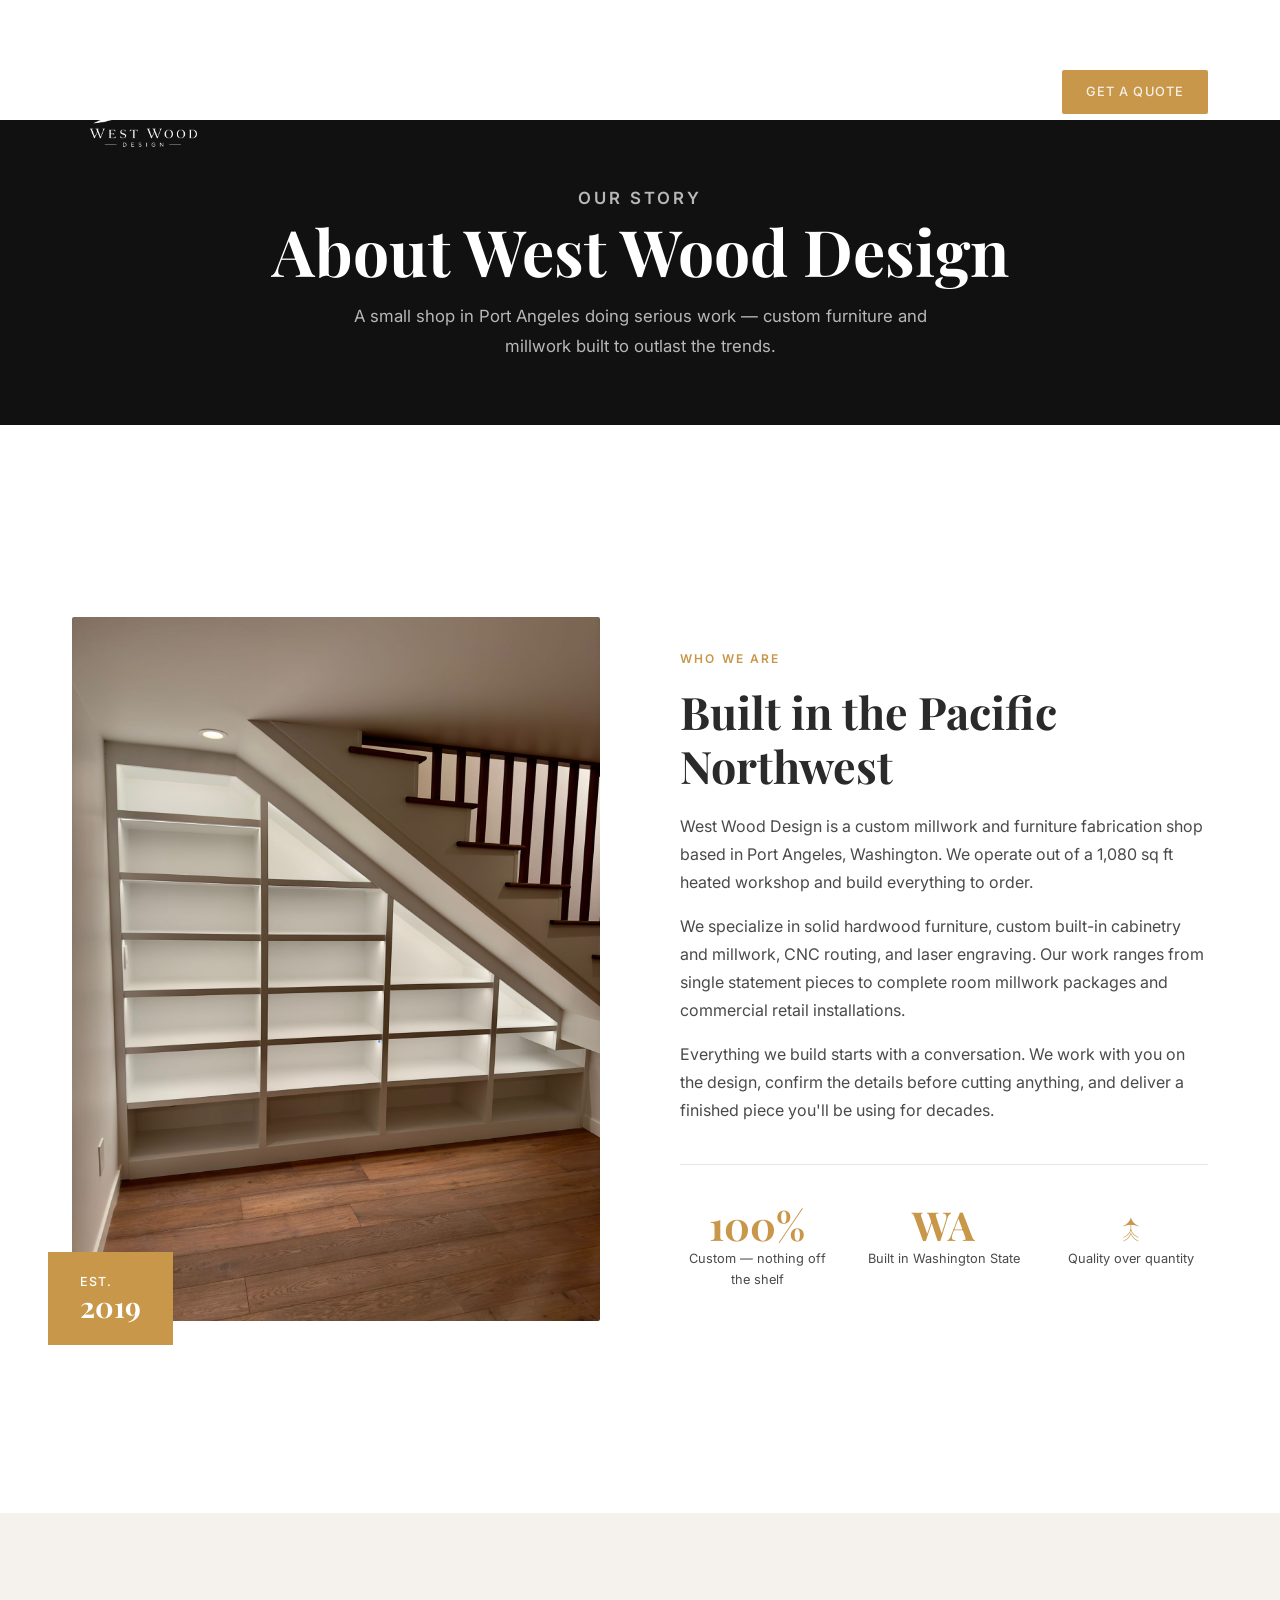
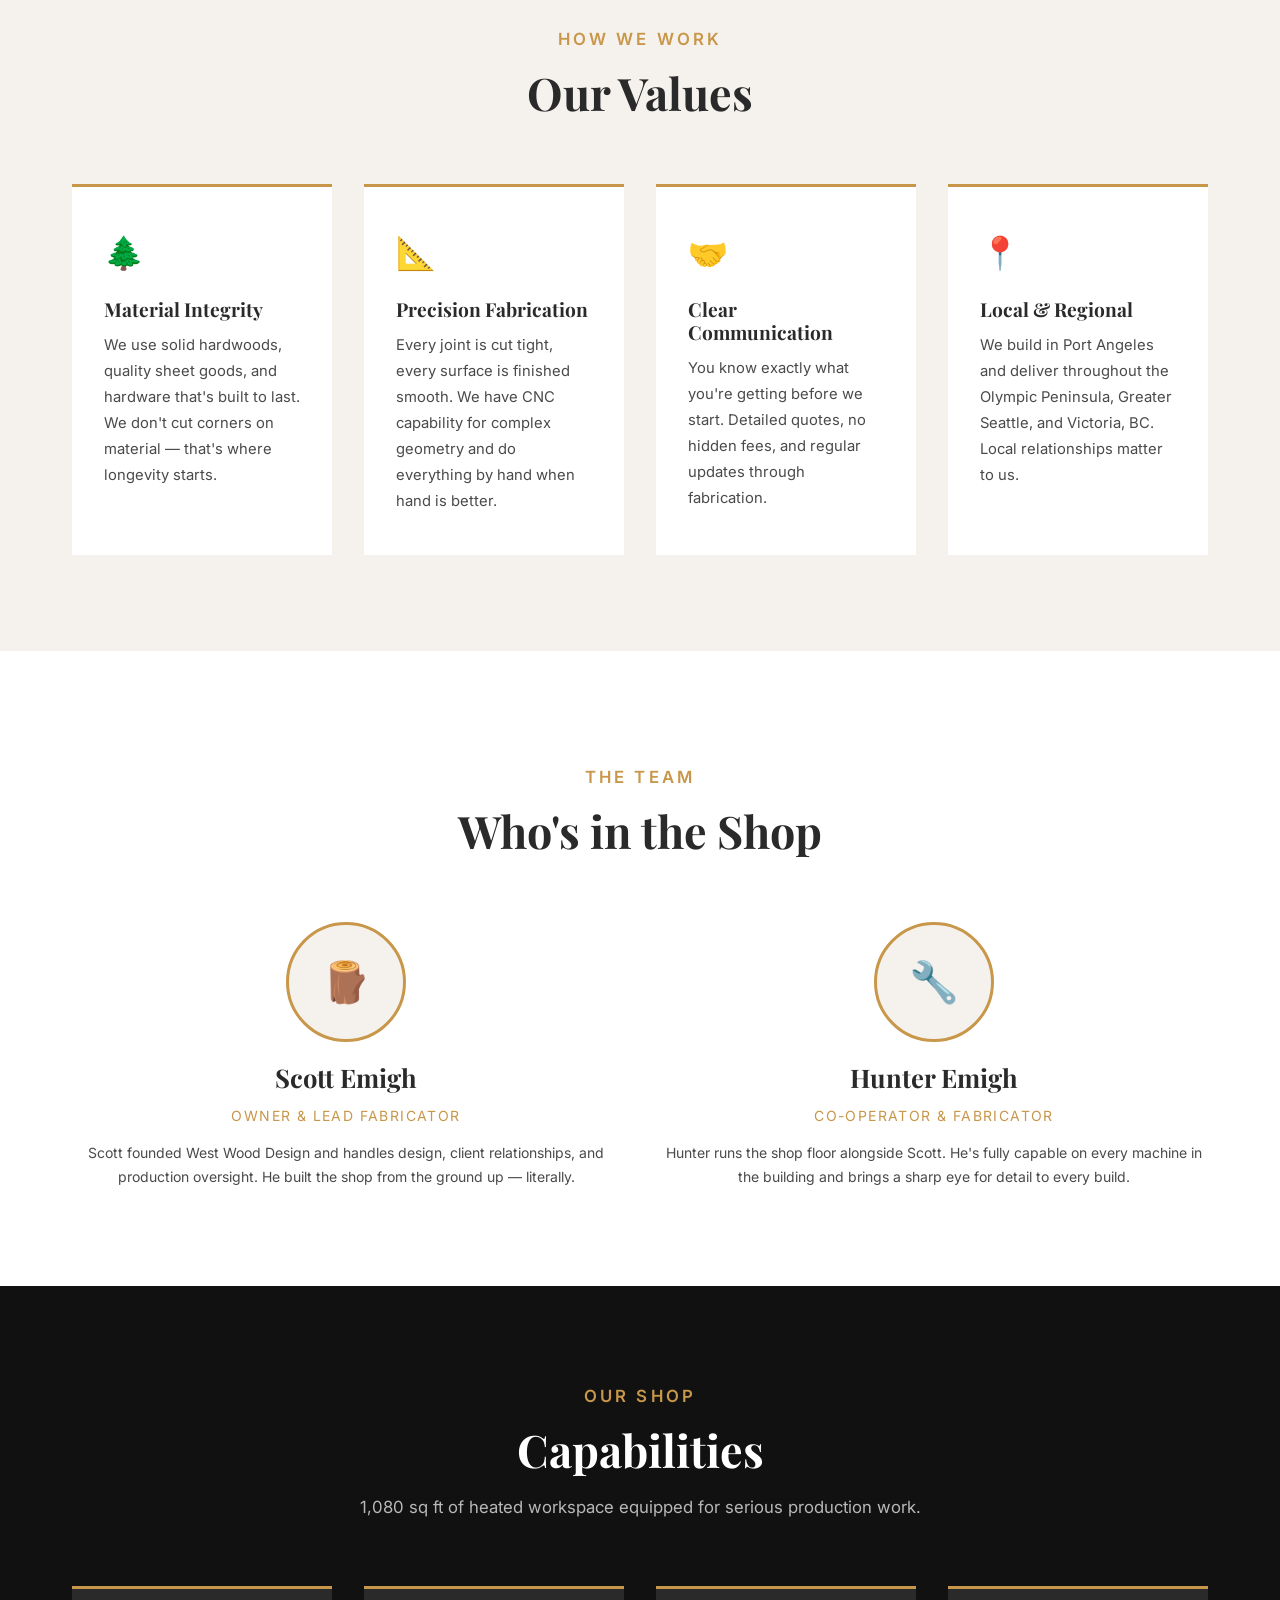
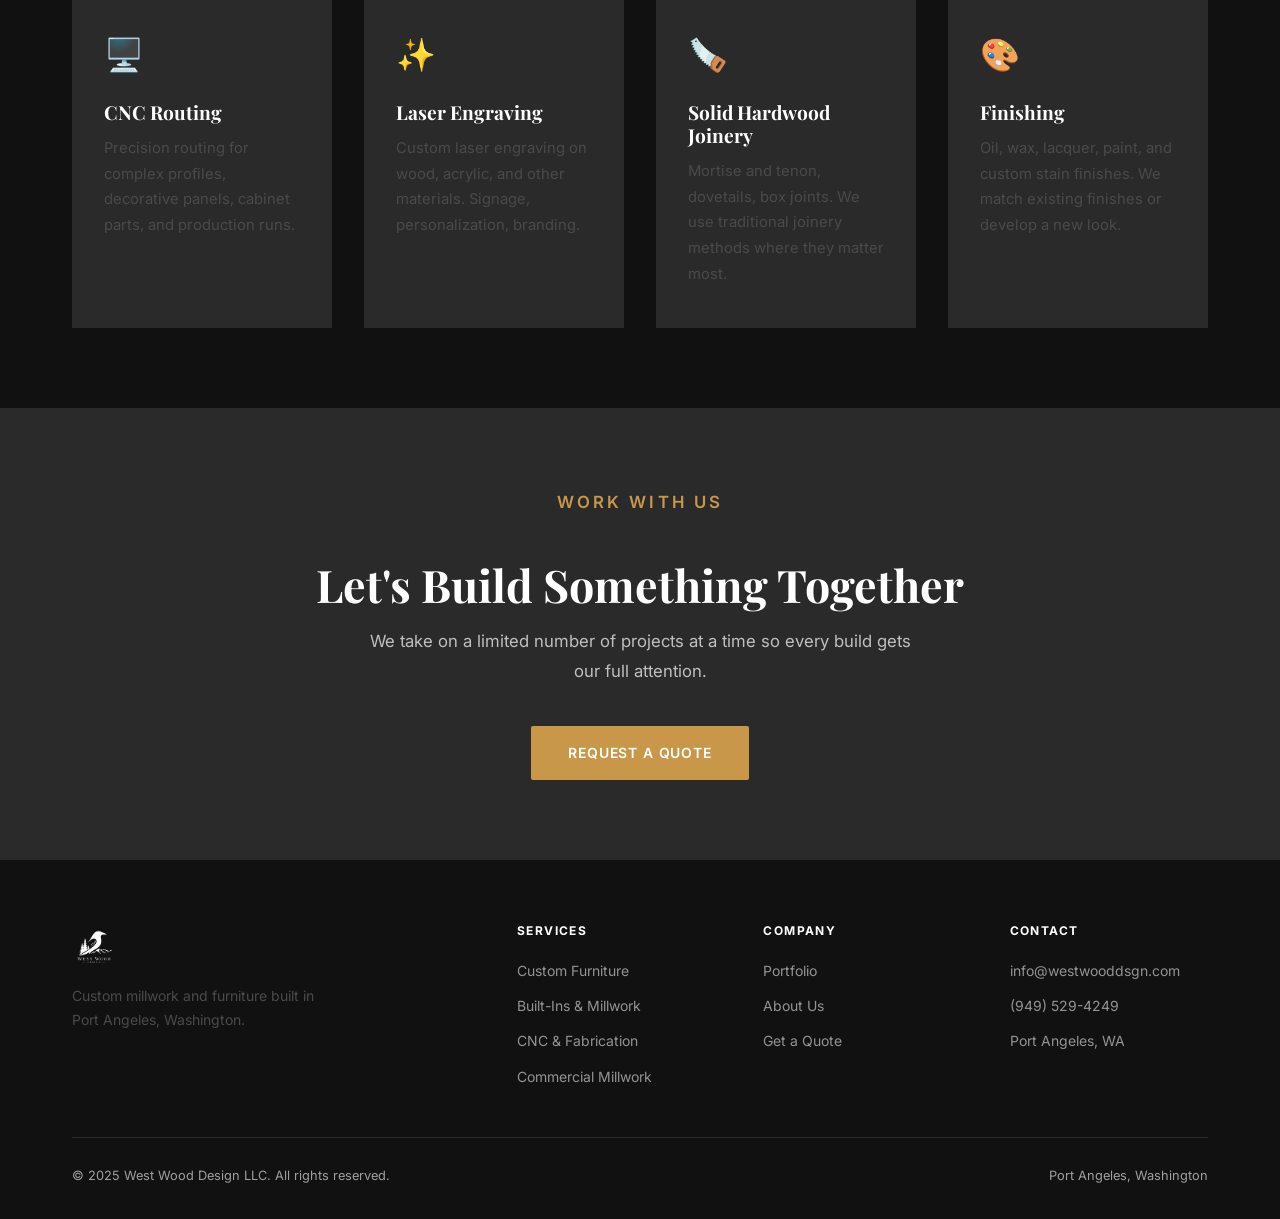
<file: about.html>
<!DOCTYPE html>
<html lang="en">
<head>
  <meta charset="UTF-8" />
  <meta name="viewport" content="width=device-width, initial-scale=1.0" />
  <title>About — West Wood Design</title>
  <meta name="description" content="West Wood Design is a custom millwork and furniture shop in Port Angeles, Washington, run by Scott and Hunter Emigh." />
  <link rel="icon" type="image/png" href="images/logo.png" />
  <link rel="preconnect" href="https://fonts.googleapis.com" />
  <link rel="preconnect" href="https://fonts.gstatic.com" crossorigin />
  <link href="https://fonts.googleapis.com/css2?family=Playfair+Display:ital,wght@0,400;0,700;1,400&family=Inter:wght@400;500;600&display=swap" rel="stylesheet" />
  <link rel="stylesheet" href="css/style.css" />
</head>
<body>

  <header class="site-header scrolled" role="banner">
    <nav class="nav-inner" aria-label="Main navigation">
      <a class="nav-logo" href="index.html" aria-label="West Wood Design home">
        <img src="images/logo.png" alt="West Wood Design logo" />
      </a>
      <ul class="nav-links">
        <li><a href="portfolio.html">Portfolio</a></li>
        <li><a href="index.html#services">Services</a></li>
        <li><a href="about.html">About</a></li>
        <li><a href="quote.html" class="btn btn-primary">Get a Quote</a></li>
      </ul>
      <button class="nav-toggle" aria-label="Open menu">
        <span></span><span></span><span></span>
      </button>
    </nav>
  </header>

  <nav class="nav-mobile" aria-label="Mobile navigation">
    <button class="nav-mobile-close" aria-label="Close menu">✕</button>
    <a href="portfolio.html">Portfolio</a>
    <a href="index.html#services">Services</a>
    <a href="about.html">About</a>
    <a href="quote.html">Get a Quote</a>
  </nav>

  <main class="about-page">

    <div class="about-hero-strip">
      <div class="container">
        <p class="eyebrow">Our Story</p>
        <h1>About West Wood Design</h1>
        <p>A small shop in Port Angeles doing serious work — custom furniture and millwork built to outlast the trends.</p>
      </div>
    </div>

    <section>
      <div class="container">
        <div class="about-content">
          <div class="about-image" data-reveal>
            <img src="images/portfolio-builtins.jpg" alt="Custom built-in shelving — West Wood Design craftsmanship" />
            <div class="about-image-badge">
              <span>Est.</span>
              2019
            </div>
          </div>
          <div class="about-text" data-reveal>
            <p class="eyebrow">Who We Are</p>
            <h2>Built in the Pacific Northwest</h2>
            <p>West Wood Design is a custom millwork and furniture fabrication shop based in Port Angeles, Washington. We operate out of a 1,080 sq ft heated workshop and build everything to order.</p>
            <p>We specialize in solid hardwood furniture, custom built-in cabinetry and millwork, CNC routing, and laser engraving. Our work ranges from single statement pieces to complete room millwork packages and commercial retail installations.</p>
            <p>Everything we build starts with a conversation. We work with you on the design, confirm the details before cutting anything, and deliver a finished piece you'll be using for decades.</p>
            <div class="about-stats">
              <div class="stat-item">
                <div class="stat-number">100%</div>
                <div class="stat-label">Custom — nothing off the shelf</div>
              </div>
              <div class="stat-item">
                <div class="stat-number">WA</div>
                <div class="stat-label">Built in Washington State</div>
              </div>
              <div class="stat-item">
                <div class="stat-number">↑</div>
                <div class="stat-label">Quality over quantity</div>
              </div>
            </div>
          </div>
        </div>
      </div>
    </section>

    <!-- Values -->
    <section class="services" style="background: var(--color-light);">
      <div class="container">
        <div class="section-header" data-reveal>
          <p class="eyebrow">How We Work</p>
          <h2>Our Values</h2>
        </div>
        <div class="services-grid">
          <div class="service-card" data-reveal>
            <div class="service-icon">🌲</div>
            <h3>Material Integrity</h3>
            <p>We use solid hardwoods, quality sheet goods, and hardware that's built to last. We don't cut corners on material — that's where longevity starts.</p>
          </div>
          <div class="service-card" data-reveal>
            <div class="service-icon">📐</div>
            <h3>Precision Fabrication</h3>
            <p>Every joint is cut tight, every surface is finished smooth. We have CNC capability for complex geometry and do everything by hand when hand is better.</p>
          </div>
          <div class="service-card" data-reveal>
            <div class="service-icon">🤝</div>
            <h3>Clear Communication</h3>
            <p>You know exactly what you're getting before we start. Detailed quotes, no hidden fees, and regular updates through fabrication.</p>
          </div>
          <div class="service-card" data-reveal>
            <div class="service-icon">📍</div>
            <h3>Local & Regional</h3>
            <p>We build in Port Angeles and deliver throughout the Olympic Peninsula, Greater Seattle, and Victoria, BC. Local relationships matter to us.</p>
          </div>
        </div>
      </div>
    </section>

    <!-- Team -->
    <section>
      <div class="container">
        <div class="section-header" data-reveal>
          <p class="eyebrow">The Team</p>
          <h2>Who's in the Shop</h2>
        </div>
        <div class="team-grid">
          <div class="team-card" data-reveal>
            <div class="team-avatar">🪵</div>
            <h3>Scott Emigh</h3>
            <p class="team-role">Owner & Lead Fabricator</p>
            <p>Scott founded West Wood Design and handles design, client relationships, and production oversight. He built the shop from the ground up — literally.</p>
          </div>
          <div class="team-card" data-reveal>
            <div class="team-avatar">🔧</div>
            <h3>Hunter Emigh</h3>
            <p class="team-role">Co-Operator & Fabricator</p>
            <p>Hunter runs the shop floor alongside Scott. He's fully capable on every machine in the building and brings a sharp eye for detail to every build.</p>
          </div>
        </div>
      </div>
    </section>

    <!-- Capabilities -->
    <section style="background: var(--color-dark); padding: 5rem 0;">
      <div class="container">
        <div class="section-header" data-reveal>
          <p class="eyebrow" style="color: var(--color-accent);">Our Shop</p>
          <h2 style="color: var(--color-white);">Capabilities</h2>
          <p style="color: rgba(255,255,255,0.7);">1,080 sq ft of heated workspace equipped for serious production work.</p>
        </div>
        <div class="services-grid">
          <div class="service-card" data-reveal style="background: var(--color-charcoal); border-top-color: var(--color-accent);">
            <div class="service-icon">🖥️</div>
            <h3 style="color: var(--color-white);">CNC Routing</h3>
            <p>Precision routing for complex profiles, decorative panels, cabinet parts, and production runs.</p>
          </div>
          <div class="service-card" data-reveal style="background: var(--color-charcoal); border-top-color: var(--color-accent);">
            <div class="service-icon">✨</div>
            <h3 style="color: var(--color-white);">Laser Engraving</h3>
            <p>Custom laser engraving on wood, acrylic, and other materials. Signage, personalization, branding.</p>
          </div>
          <div class="service-card" data-reveal style="background: var(--color-charcoal); border-top-color: var(--color-accent);">
            <div class="service-icon">🪚</div>
            <h3 style="color: var(--color-white);">Solid Hardwood Joinery</h3>
            <p>Mortise and tenon, dovetails, box joints. We use traditional joinery methods where they matter most.</p>
          </div>
          <div class="service-card" data-reveal style="background: var(--color-charcoal); border-top-color: var(--color-accent);">
            <div class="service-icon">🎨</div>
            <h3 style="color: var(--color-white);">Finishing</h3>
            <p>Oil, wax, lacquer, paint, and custom stain finishes. We match existing finishes or develop a new look.</p>
          </div>
        </div>
      </div>
    </section>

    <!-- CTA -->
    <section class="quote-cta">
      <div class="container">
        <p class="eyebrow" style="color: var(--color-accent);">Work With Us</p>
        <h2>Let's Build Something Together</h2>
        <p>We take on a limited number of projects at a time so every build gets our full attention.</p>
        <a href="quote.html" class="btn btn-primary">Request a Quote</a>
      </div>
    </section>

  </main>

  <footer class="site-footer">
    <div class="container">
      <div class="footer-grid">
        <div class="footer-brand">
          <img src="images/logo.png" alt="West Wood Design" />
          <p>Custom millwork and furniture built in Port Angeles, Washington.</p>
        </div>
        <div class="footer-col">
          <h4>Services</h4>
          <ul>
            <li><a href="index.html#services">Custom Furniture</a></li>
            <li><a href="index.html#services">Built-Ins & Millwork</a></li>
            <li><a href="index.html#services">CNC & Fabrication</a></li>
            <li><a href="index.html#services">Commercial Millwork</a></li>
          </ul>
        </div>
        <div class="footer-col">
          <h4>Company</h4>
          <ul>
            <li><a href="portfolio.html">Portfolio</a></li>
            <li><a href="about.html">About Us</a></li>
            <li><a href="quote.html">Get a Quote</a></li>
          </ul>
        </div>
        <div class="footer-col">
          <h4>Contact</h4>
          <ul>
            <li><a href="mailto:info@westwooddsgn.com">info@westwooddsgn.com</a></li>
            <li><a href="tel:+19495294249">(949) 529-4249</a></li>
            <li><a href="#">Port Angeles, WA</a></li>
          </ul>
        </div>
      </div>
      <div class="footer-bottom">
        <span>© 2025 West Wood Design LLC. All rights reserved.</span>
        <span>Port Angeles, Washington</span>
      </div>
    </div>
  </footer>

  <script src="js/main.js"></script>
</body>
</html>
</file>
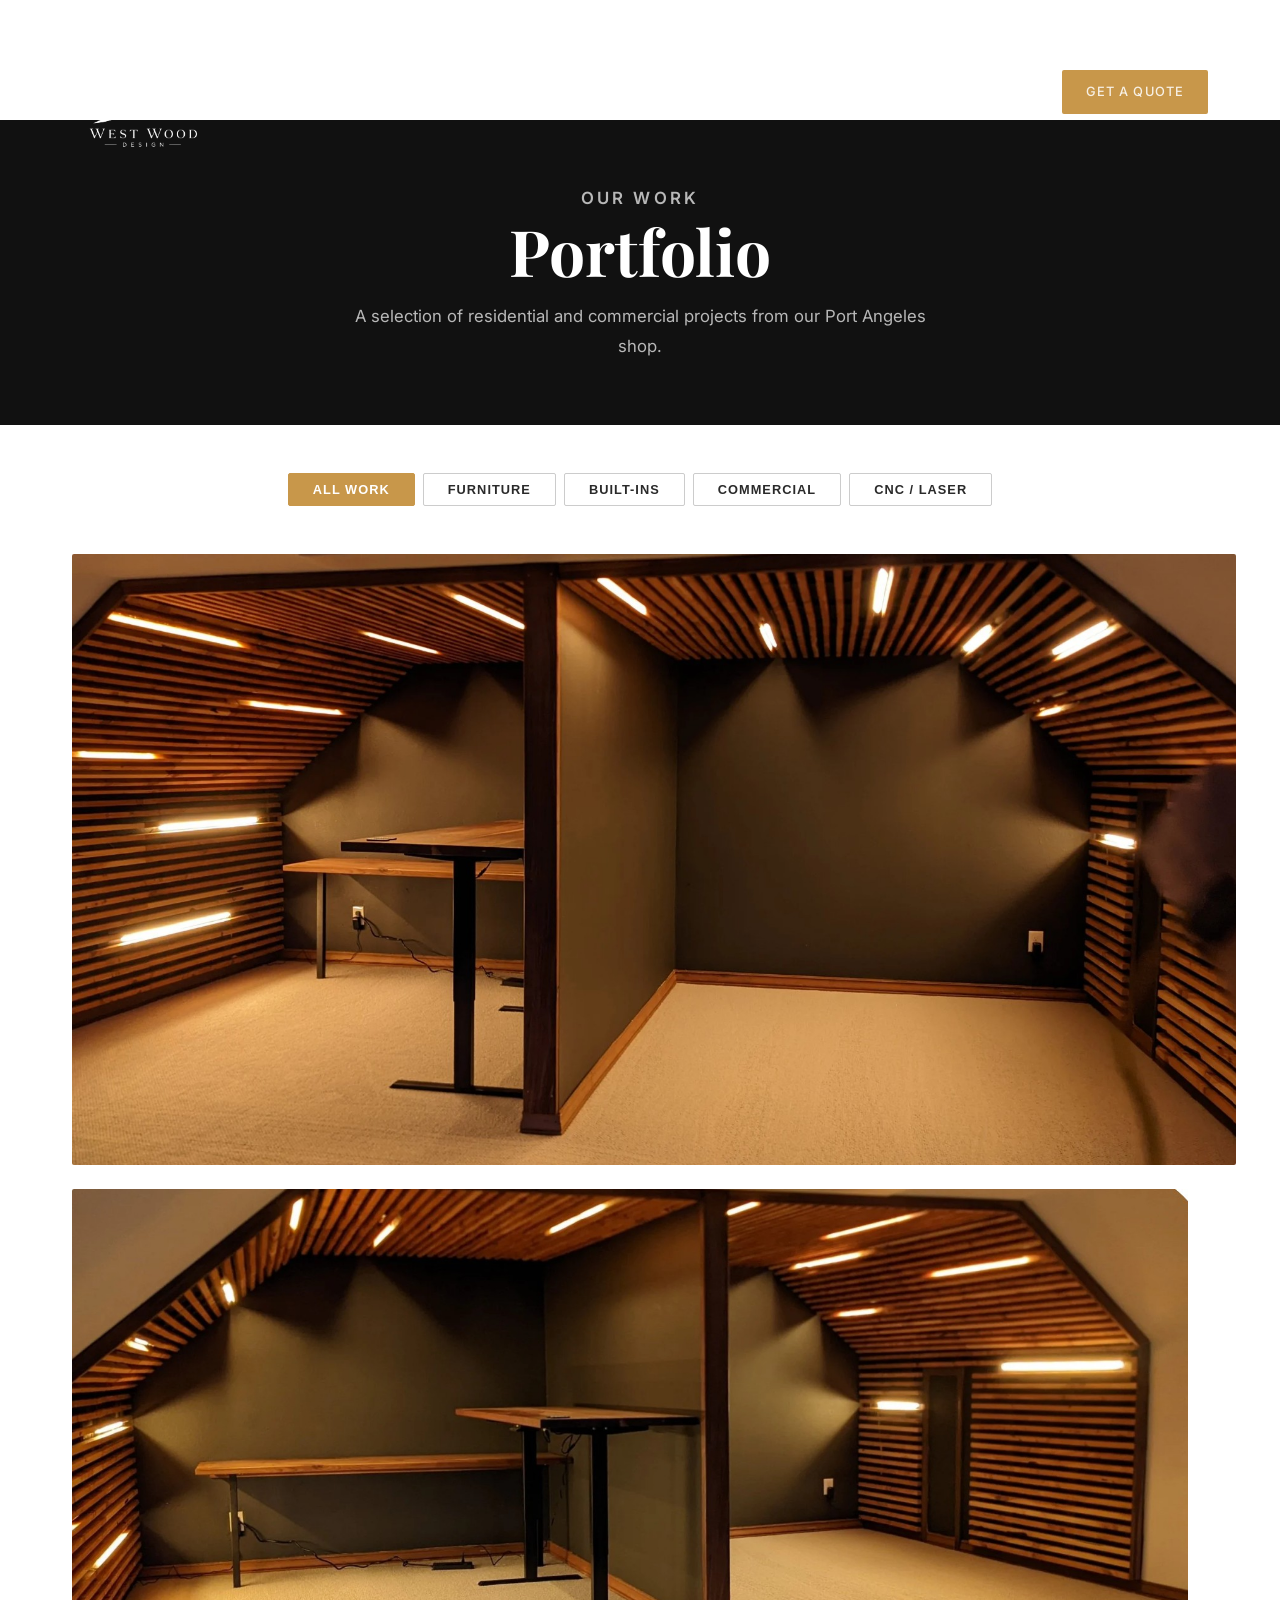
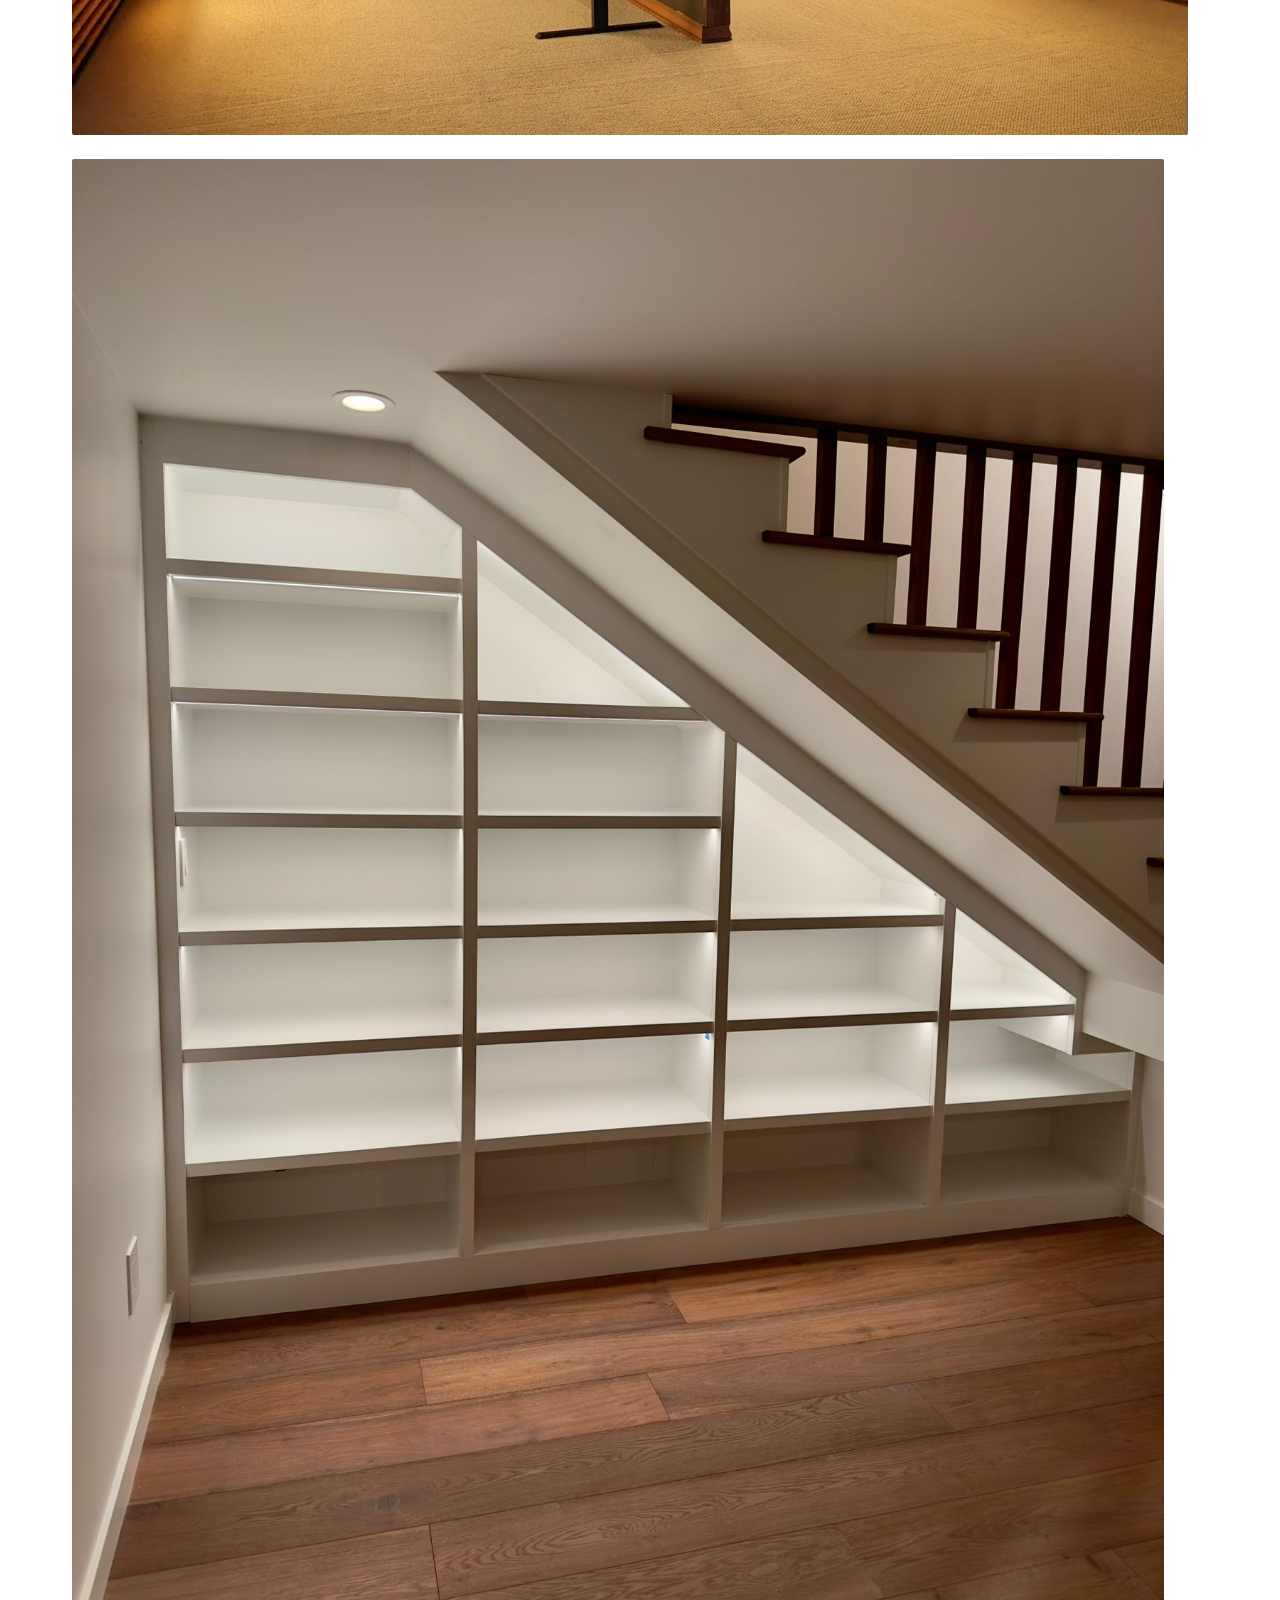
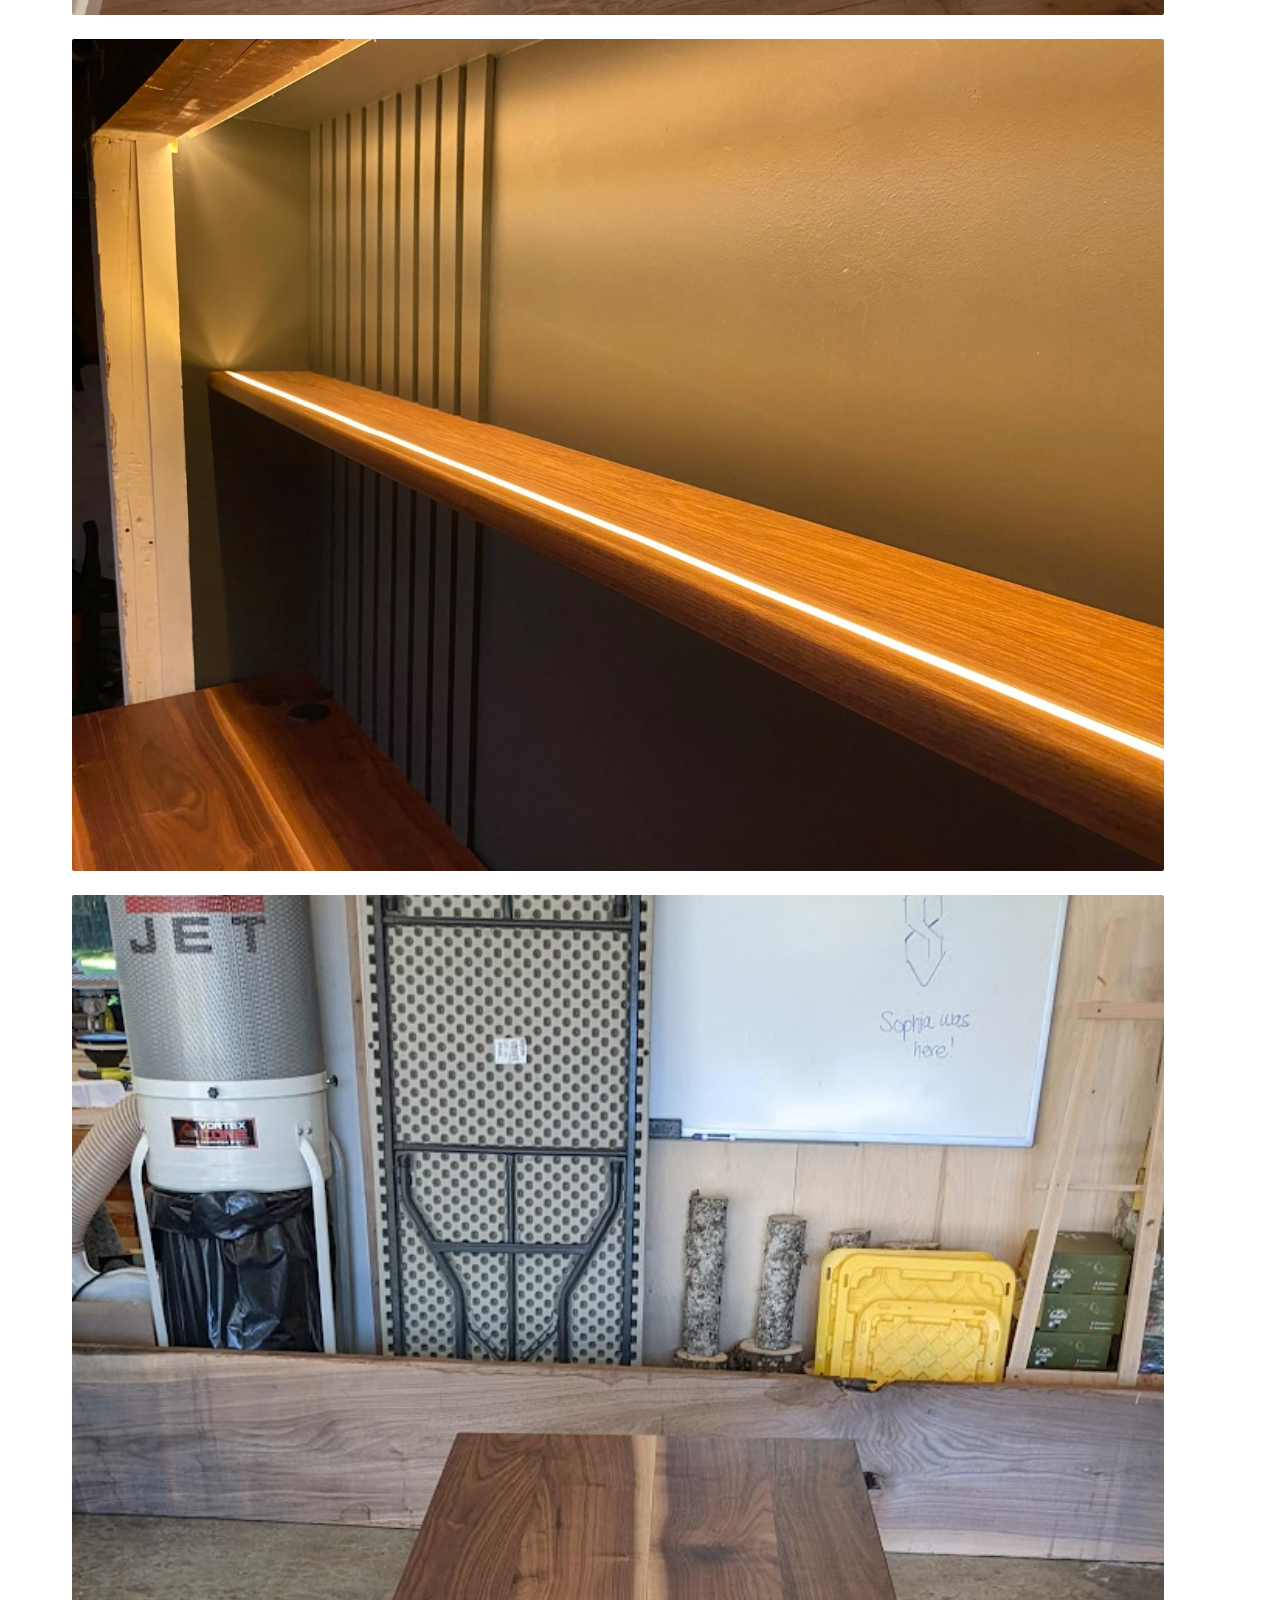
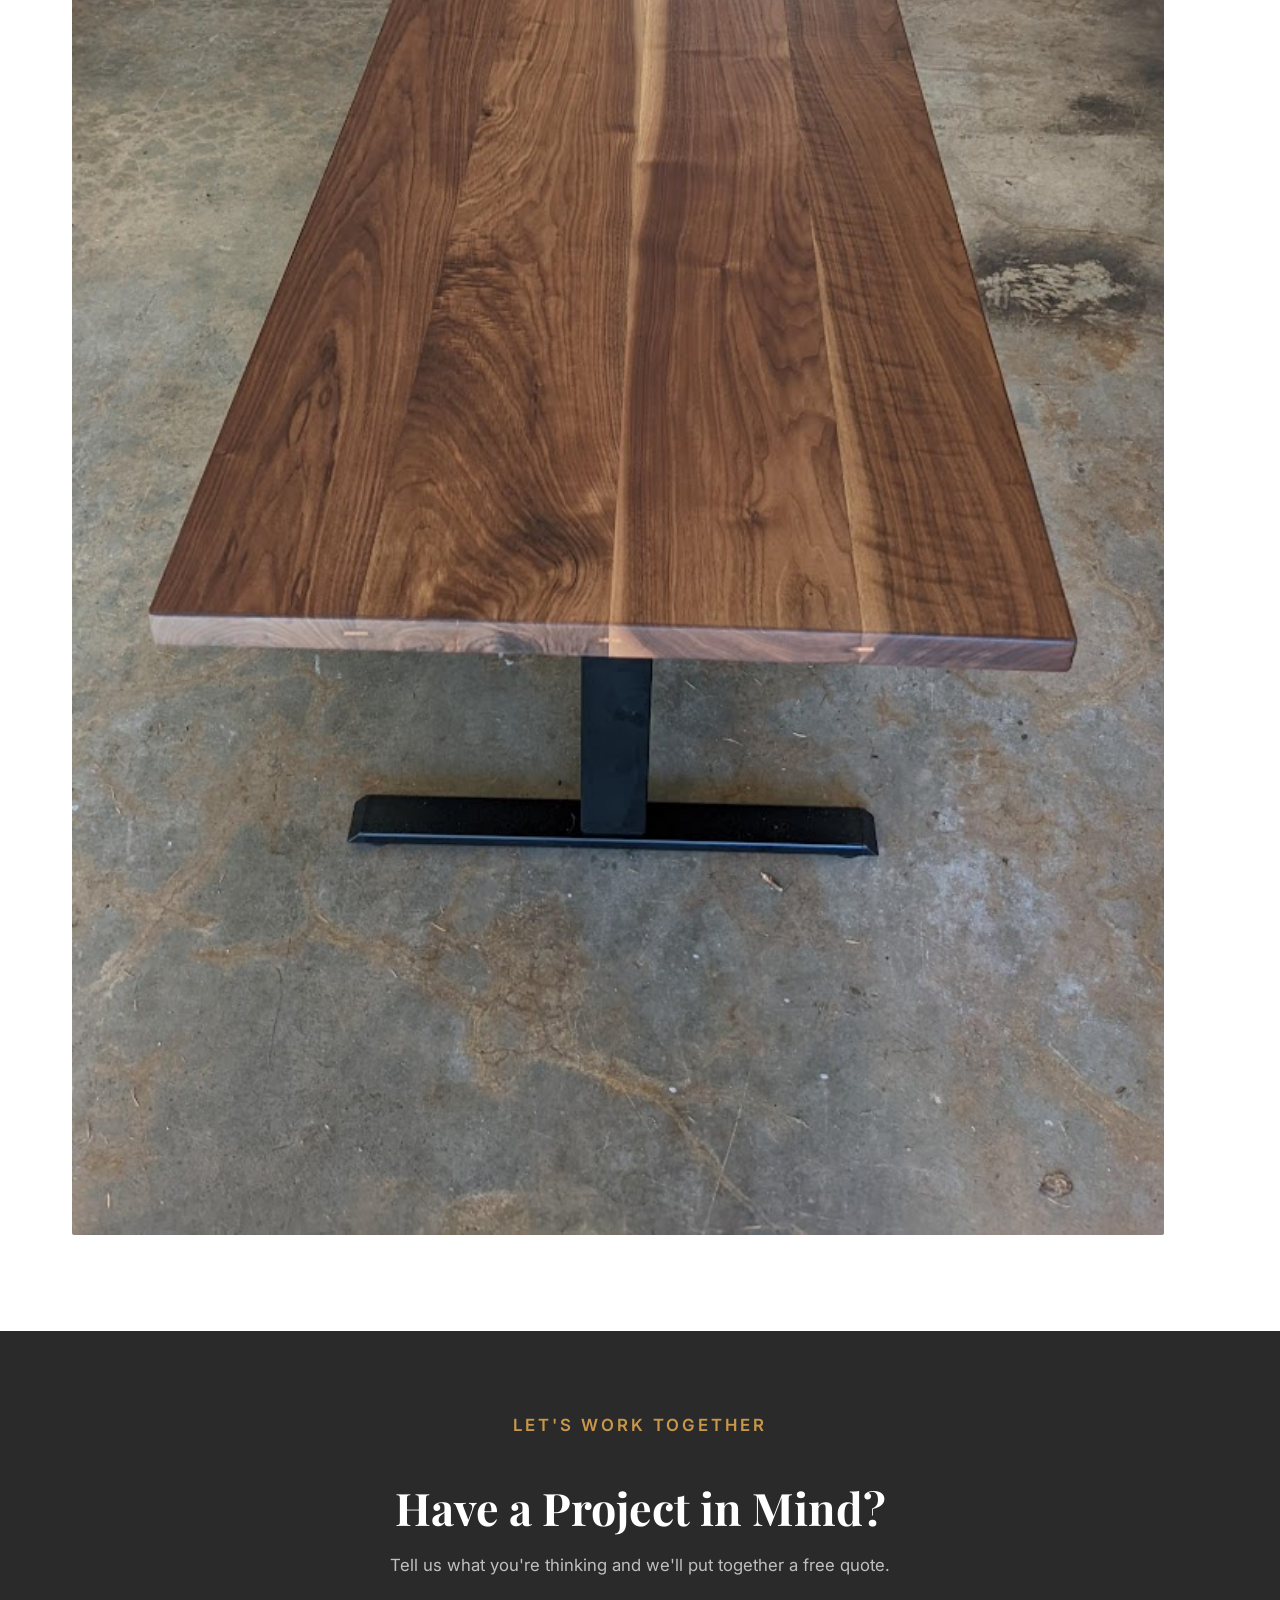
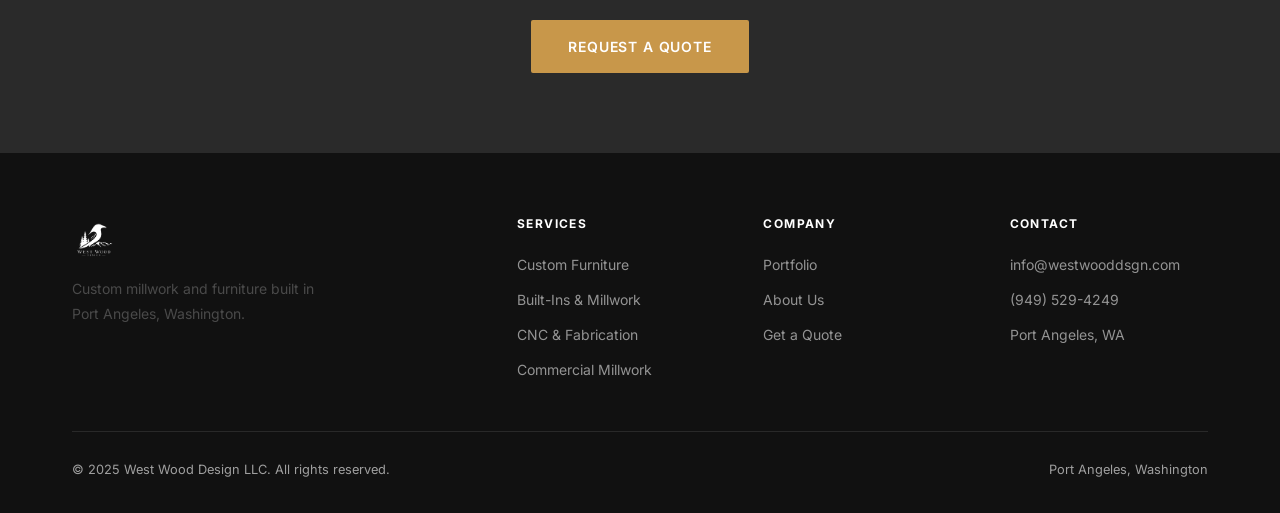
<file: portfolio.html>
<!DOCTYPE html>
<html lang="en">
<head>
  <meta charset="UTF-8" />
  <meta name="viewport" content="width=device-width, initial-scale=1.0" />
  <title>Portfolio — West Wood Design</title>
  <meta name="description" content="Browse custom furniture, built-ins, and commercial millwork projects by West Wood Design in Port Angeles, WA." />
  <link rel="icon" type="image/png" href="images/logo.png" />
  <link rel="preconnect" href="https://fonts.googleapis.com" />
  <link rel="preconnect" href="https://fonts.gstatic.com" crossorigin />
  <link href="https://fonts.googleapis.com/css2?family=Playfair+Display:ital,wght@0,400;0,700;1,400&family=Inter:wght@400;500;600&display=swap" rel="stylesheet" />
  <link rel="stylesheet" href="css/style.css" />
</head>
<body>

  <header class="site-header scrolled" role="banner">
    <nav class="nav-inner" aria-label="Main navigation">
      <a class="nav-logo" href="index.html" aria-label="West Wood Design home">
        <img src="images/logo.png" alt="West Wood Design logo" />
      </a>
      <ul class="nav-links">
        <li><a href="portfolio.html">Portfolio</a></li>
        <li><a href="index.html#services">Services</a></li>
        <li><a href="about.html">About</a></li>
        <li><a href="quote.html" class="btn btn-primary">Get a Quote</a></li>
      </ul>
      <button class="nav-toggle" aria-label="Open menu">
        <span></span><span></span><span></span>
      </button>
    </nav>
  </header>

  <nav class="nav-mobile" aria-label="Mobile navigation">
    <button class="nav-mobile-close" aria-label="Close menu">✕</button>
    <a href="portfolio.html">Portfolio</a>
    <a href="index.html#services">Services</a>
    <a href="about.html">About</a>
    <a href="quote.html">Get a Quote</a>
  </nav>

  <main class="portfolio-page">

    <div class="portfolio-hero-strip">
      <div class="container">
        <p class="eyebrow">Our Work</p>
        <h1>Portfolio</h1>
        <p>A selection of residential and commercial projects from our Port Angeles shop.</p>
      </div>
    </div>

    <div class="container">

      <div class="portfolio-filter">
        <button class="filter-btn active" data-filter="all">All Work</button>
        <button class="filter-btn" data-filter="furniture">Furniture</button>
        <button class="filter-btn" data-filter="builtins">Built-Ins</button>
        <button class="filter-btn" data-filter="commercial">Commercial</button>
        <button class="filter-btn" data-filter="cnc">CNC / Laser</button>
      </div>

      <div class="portfolio-full-grid">

        <div class="portfolio-item" data-category="builtins">
          <img src="images/hero.jpg" alt="Custom slatted wood attic remodel with integrated LED lighting" loading="lazy" />
          <div class="portfolio-overlay">
            <span>Built-Ins / Residential</span>
            <h3>Custom Attic Remodel</h3>
          </div>
        </div>

        <div class="portfolio-item" data-category="builtins">
          <img src="images/portfolio-attic2.jpg" alt="Attic remodel slatted wall detail" loading="lazy" />
          <div class="portfolio-overlay">
            <span>Built-Ins / Residential</span>
            <h3>Attic Remodel — Detail</h3>
          </div>
        </div>

        <div class="portfolio-item" data-category="builtins">
          <img src="images/portfolio-builtins.jpg" alt="Floor-to-ceiling built-in shelving under staircase" loading="lazy" />
          <div class="portfolio-overlay">
            <span>Built-Ins</span>
            <h3>Under-Stair Built-In</h3>
          </div>
        </div>

        <div class="portfolio-item" data-category="builtins">
          <img src="images/portfolio-detail.jpg" alt="Custom floating shelf with LED strip lighting" loading="lazy" />
          <div class="portfolio-overlay">
            <span>Built-Ins / Detail</span>
            <h3>LED-Integrated Shelving</h3>
          </div>
        </div>

        <div class="portfolio-item" data-category="furniture">
          <img src="images/portfolio-walnut-table.jpg" alt="Walnut dining table with steel trestle base" loading="lazy" />
          <div class="portfolio-overlay">
            <span>Custom Furniture</span>
            <h3>Walnut Trestle Table</h3>
          </div>
        </div>

        <div class="portfolio-item" data-category="furniture">
          <img src="images/product-bjorn.png" alt="The Björn — custom dining table with geometric steel base" loading="lazy" style="background: var(--color-light);" />
          <div class="portfolio-overlay">
            <span>Custom Furniture</span>
            <h3>The Björn Dining Table</h3>
          </div>
        </div>

        <div class="portfolio-item" data-category="commercial">
          <img src="images/portfolio-commercial.png" alt="Custom backlit retail sign for Uncle Harry's" loading="lazy" />
          <div class="portfolio-overlay">
            <span>Commercial / Retail</span>
            <h3>Uncle Harry's — Backlit Signage</h3>
          </div>
        </div>

        <div class="portfolio-item" data-category="commercial">
          <img src="images/portfolio-booth.jpg" alt="Custom trade show booth with millwork display" loading="lazy" />
          <div class="portfolio-overlay">
            <span>Commercial / Expo</span>
            <h3>Uncle Harry's — Trade Show Booth</h3>
          </div>
        </div>

      </div>

    </div>

    <section class="quote-cta">
      <div class="container">
        <p class="eyebrow" style="color: var(--color-accent);">Let's Work Together</p>
        <h2>Have a Project in Mind?</h2>
        <p>Tell us what you're thinking and we'll put together a free quote.</p>
        <a href="quote.html" class="btn btn-primary">Request a Quote</a>
      </div>
    </section>

  </main>

  <footer class="site-footer">
    <div class="container">
      <div class="footer-grid">
        <div class="footer-brand">
          <img src="images/logo.png" alt="West Wood Design" />
          <p>Custom millwork and furniture built in Port Angeles, Washington.</p>
        </div>
        <div class="footer-col">
          <h4>Services</h4>
          <ul>
            <li><a href="index.html#services">Custom Furniture</a></li>
            <li><a href="index.html#services">Built-Ins & Millwork</a></li>
            <li><a href="index.html#services">CNC & Fabrication</a></li>
            <li><a href="index.html#services">Commercial Millwork</a></li>
          </ul>
        </div>
        <div class="footer-col">
          <h4>Company</h4>
          <ul>
            <li><a href="portfolio.html">Portfolio</a></li>
            <li><a href="about.html">About Us</a></li>
            <li><a href="quote.html">Get a Quote</a></li>
          </ul>
        </div>
        <div class="footer-col">
          <h4>Contact</h4>
          <ul>
            <li><a href="mailto:info@westwooddsgn.com">info@westwooddsgn.com</a></li>
            <li><a href="tel:+19495294249">(949) 529-4249</a></li>
            <li><a href="#">Port Angeles, WA</a></li>
          </ul>
        </div>
      </div>
      <div class="footer-bottom">
        <span>© 2025 West Wood Design LLC. All rights reserved.</span>
        <span>Port Angeles, Washington</span>
      </div>
    </div>
  </footer>

  <script src="js/main.js"></script>
</body>
</html>
</file>
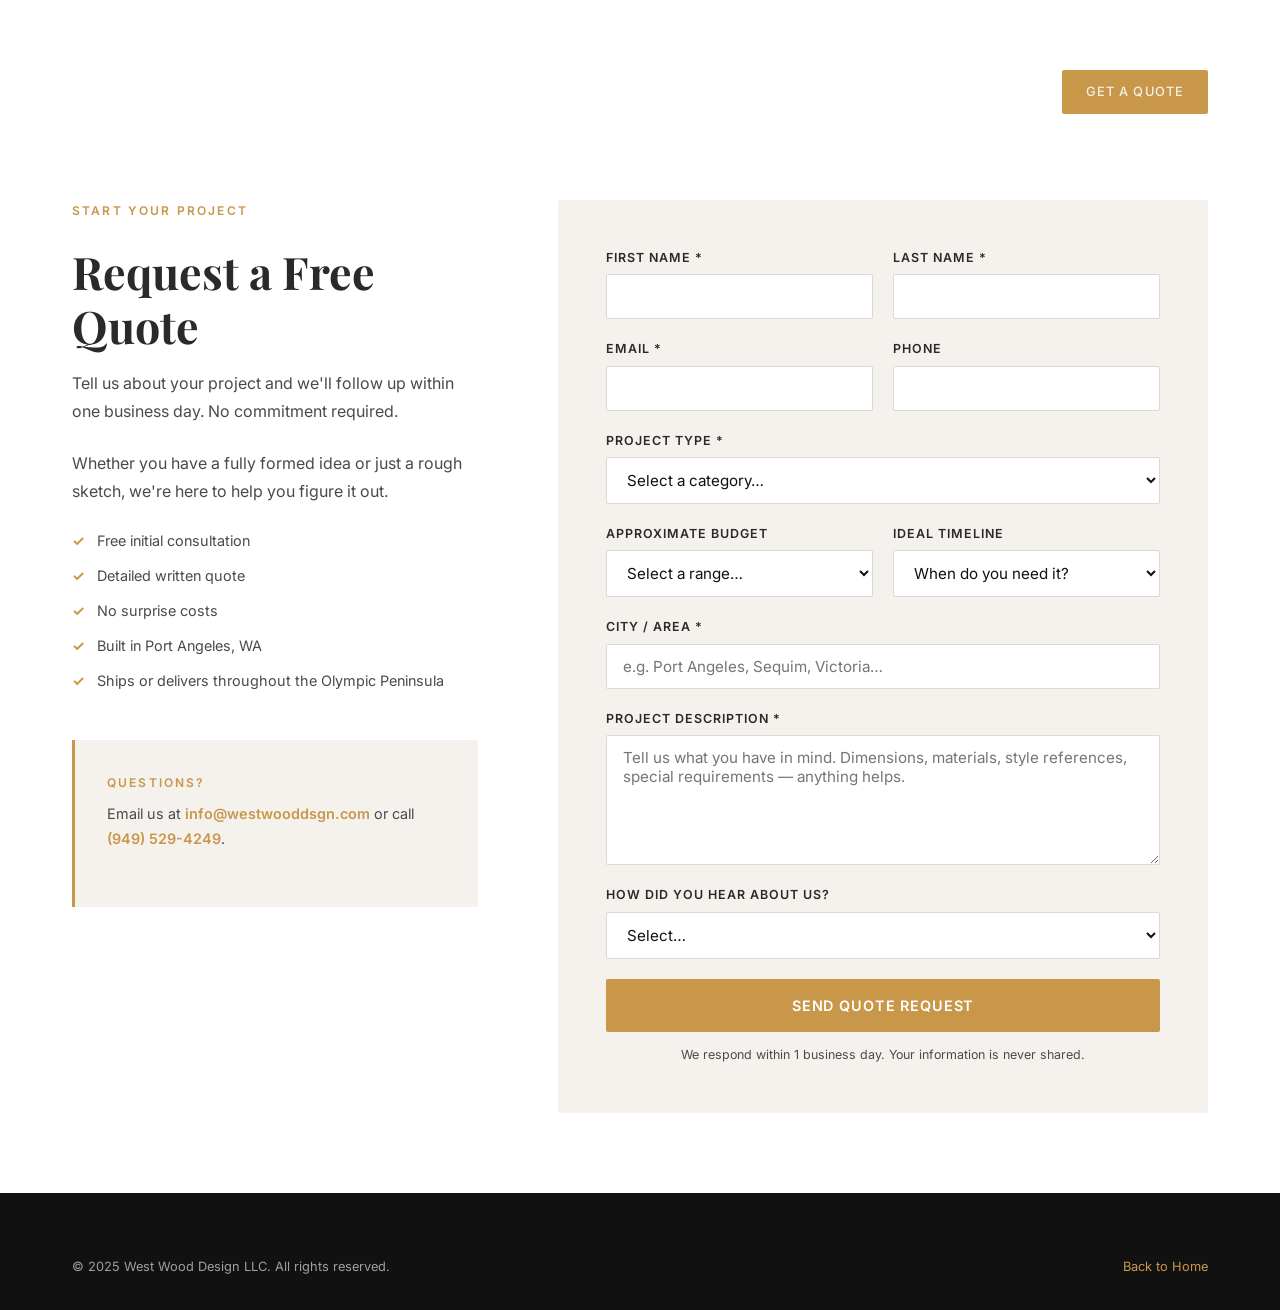
<file: quote.html>
<!DOCTYPE html>
<html lang="en">
<head>
  <meta charset="UTF-8" />
  <meta name="viewport" content="width=device-width, initial-scale=1.0" />
  <title>Request a Quote — West Wood Design</title>
  <meta name="description" content="Start your custom furniture or millwork project. Request a free quote from West Wood Design in Port Angeles, WA." />
  <link rel="icon" type="image/png" href="images/logo.png" />
  <link rel="preconnect" href="https://fonts.googleapis.com" />
  <link rel="preconnect" href="https://fonts.gstatic.com" crossorigin />
  <link href="https://fonts.googleapis.com/css2?family=Playfair+Display:ital,wght@0,400;0,700;1,400&family=Inter:wght@400;500;600&display=swap" rel="stylesheet" />
  <link rel="stylesheet" href="css/style.css" />
</head>
<body>

  <header class="site-header scrolled" role="banner">
    <nav class="nav-inner" aria-label="Main navigation">
      <a class="nav-logo" href="index.html" aria-label="West Wood Design home">
        <img src="images/logo.png" alt="West Wood Design logo" />
      </a>
      <ul class="nav-links">
        <li><a href="portfolio.html">Portfolio</a></li>
        <li><a href="index.html#services">Services</a></li>
        <li><a href="about.html">About</a></li>
        <li><a href="quote.html" class="btn btn-primary">Get a Quote</a></li>
      </ul>
      <button class="nav-toggle" aria-label="Open menu">
        <span></span><span></span><span></span>
      </button>
    </nav>
  </header>

  <nav class="nav-mobile" aria-label="Mobile navigation">
    <button class="nav-mobile-close" aria-label="Close menu">✕</button>
    <a href="portfolio.html">Portfolio</a>
    <a href="index.html#services">Services</a>
    <a href="about.html">About</a>
    <a href="quote.html">Get a Quote</a>
  </nav>

  <main class="quote-page">

    <div class="container">
      <div class="quote-page-inner">

        <aside class="quote-sidebar">
          <p class="eyebrow">Start Your Project</p>
          <h2>Request a Free Quote</h2>
          <p>Tell us about your project and we'll follow up within one business day. No commitment required.</p>
          <p>Whether you have a fully formed idea or just a rough sketch, we're here to help you figure it out.</p>
          <ul>
            <li>Free initial consultation</li>
            <li>Detailed written quote</li>
            <li>No surprise costs</li>
            <li>Built in Port Angeles, WA</li>
            <li>Ships or delivers throughout the Olympic Peninsula</li>
          </ul>

          <div style="margin-top: 3rem; padding: 2rem; background: var(--color-light); border-left: 3px solid var(--color-accent);">
            <p class="eyebrow" style="margin-bottom: 0.5rem;">Questions?</p>
            <p style="font-size: 0.9rem;">Email us at <a href="mailto:info@westwooddsgn.com" style="color: var(--color-accent); font-weight: 600;">info@westwooddsgn.com</a> or call <a href="tel:+19495294249" style="color: var(--color-accent); font-weight: 600;">(949) 529-4249</a>.</p>
          </div>
        </aside>

        <div class="quote-form-wrap">
          <!-- IMPORTANT: Replace YOUR_FORM_ID with your Formspree endpoint -->
          <!-- Sign up free at formspree.io, create a form, and paste your endpoint here -->
          <form id="quote-form" class="quote-form" data-endpoint="https://formspree.io/f/xgobljdy" novalidate>

            <div class="form-row">
              <div class="form-group">
                <label for="first-name">First Name <span aria-hidden="true">*</span></label>
                <input type="text" id="first-name" name="first_name" required autocomplete="given-name" />
              </div>
              <div class="form-group">
                <label for="last-name">Last Name <span aria-hidden="true">*</span></label>
                <input type="text" id="last-name" name="last_name" required autocomplete="family-name" />
              </div>
            </div>

            <div class="form-row">
              <div class="form-group">
                <label for="email">Email <span aria-hidden="true">*</span></label>
                <input type="email" id="email" name="email" required autocomplete="email" />
              </div>
              <div class="form-group">
                <label for="phone">Phone</label>
                <input type="tel" id="phone" name="phone" autocomplete="tel" />
              </div>
            </div>

            <div class="form-group">
              <label for="project-type">Project Type <span aria-hidden="true">*</span></label>
              <select id="project-type" name="project_type" required>
                <option value="" disabled selected>Select a category…</option>
                <option value="custom-furniture">Custom Furniture (table, desk, bench, etc.)</option>
                <option value="built-ins">Built-Ins (bookcase, entertainment center, etc.)</option>
                <option value="millwork">Millwork (trim, cabinetry, wall panels)</option>
                <option value="cnc">CNC / Laser Work</option>
                <option value="commercial">Commercial / Retail</option>
                <option value="other">Other / Not Sure</option>
              </select>
            </div>

            <div class="form-row">
              <div class="form-group">
                <label for="budget">Approximate Budget</label>
                <select id="budget" name="budget">
                  <option value="" disabled selected>Select a range…</option>
                  <option value="under-1k">Under $1,000</option>
                  <option value="1k-3k">$1,000 – $3,000</option>
                  <option value="3k-7.5k">$3,000 – $7,500</option>
                  <option value="7.5k-15k">$7,500 – $15,000</option>
                  <option value="15k-plus">$15,000+</option>
                  <option value="unsure">Not Sure</option>
                </select>
              </div>
              <div class="form-group">
                <label for="timeline">Ideal Timeline</label>
                <select id="timeline" name="timeline">
                  <option value="" disabled selected>When do you need it?</option>
                  <option value="asap">As soon as possible</option>
                  <option value="1-3mo">1–3 months</option>
                  <option value="3-6mo">3–6 months</option>
                  <option value="6mo-plus">6+ months / flexible</option>
                </select>
              </div>
            </div>

            <div class="form-group">
              <label for="location">City / Area <span aria-hidden="true">*</span></label>
              <input type="text" id="location" name="location" placeholder="e.g. Port Angeles, Sequim, Victoria…" required />
            </div>

            <div class="form-group">
              <label for="description">Project Description <span aria-hidden="true">*</span></label>
              <textarea id="description" name="description" required
                placeholder="Tell us what you have in mind. Dimensions, materials, style references, special requirements — anything helps."></textarea>
            </div>

            <div class="form-group">
              <label for="how-heard">How did you hear about us?</label>
              <select id="how-heard" name="how_heard">
                <option value="" disabled selected>Select…</option>
                <option value="referral">Word of mouth / referral</option>
                <option value="google">Google search</option>
                <option value="instagram">Instagram</option>
                <option value="etsy">Etsy</option>
                <option value="facebook">Facebook</option>
                <option value="repeat">Returning customer</option>
                <option value="other">Other</option>
              </select>
            </div>

            <button type="submit" class="btn btn-primary form-submit">Send Quote Request</button>
            <p class="form-note">We respond within 1 business day. Your information is never shared.</p>
          </form>
        </div>

      </div>
    </div>

  </main>

  <footer class="site-footer">
    <div class="container">
      <div class="footer-bottom" style="border-top: none; padding-top: 0;">
        <span>© 2025 West Wood Design LLC. All rights reserved.</span>
        <span><a href="index.html">Back to Home</a></span>
      </div>
    </div>
  </footer>

  <script src="js/main.js"></script>
</body>
</html>
</file>
<file: css/style.css>
/* =========================================
   West Wood Design — Main Stylesheet
   ========================================= */

:root {
  --color-dark:    #111111;
  --color-charcoal:#2a2a2a;
  --color-mid:     #4a4a4a;
  --color-light:   #f5f2ee;
  --color-white:   #ffffff;
  --color-accent:  #c8974a;   /* warm oak amber */
  --color-accent2: #8a6637;   /* deep walnut */
  --font-heading:  'Playfair Display', Georgia, serif;
  --font-body:     'Inter', 'Helvetica Neue', sans-serif;
  --max-width:     1200px;
  --transition:    0.25s ease;
}

/* === RESET & BASE === */
*, *::before, *::after { box-sizing: border-box; margin: 0; padding: 0; }

html { font-size: 16px; scroll-behavior: smooth; }

body {
  font-family: var(--font-body);
  color: var(--color-charcoal);
  background: var(--color-white);
  line-height: 1.6;
}

img { display: block; max-width: 100%; height: auto; }

a { color: inherit; text-decoration: none; }

/* === TYPOGRAPHY === */
h1, h2, h3, h4 {
  font-family: var(--font-heading);
  font-weight: 700;
  line-height: 1.2;
}
h1 { font-size: clamp(2.2rem, 5vw, 4rem); }
h2 { font-size: clamp(1.8rem, 3.5vw, 2.8rem); }
h3 { font-size: clamp(1.2rem, 2.5vw, 1.6rem); }

p { font-size: 1rem; line-height: 1.75; color: var(--color-mid); }

.eyebrow {
  font-family: var(--font-body);
  font-size: 0.75rem;
  font-weight: 600;
  letter-spacing: 0.18em;
  text-transform: uppercase;
  color: var(--color-accent);
  margin-bottom: 0.75rem;
}

/* === LAYOUT === */
.container {
  width: 100%;
  max-width: var(--max-width);
  margin: 0 auto;
  padding: 0 2rem;
}

section { padding: 6rem 0; }

.section-header {
  text-align: center;
  max-width: 680px;
  margin: 0 auto 4rem;
}
.section-header p { margin-top: 1rem; font-size: 1.05rem; }

/* === BUTTONS === */
.btn {
  display: inline-block;
  padding: 0.85rem 2.2rem;
  font-family: var(--font-body);
  font-size: 0.875rem;
  font-weight: 600;
  letter-spacing: 0.06em;
  text-transform: uppercase;
  border-radius: 2px;
  cursor: pointer;
  transition: all var(--transition);
  border: 2px solid transparent;
}
.btn-primary {
  background: var(--color-accent);
  color: var(--color-white);
  border-color: var(--color-accent);
}
.btn-primary:hover {
  background: var(--color-accent2);
  border-color: var(--color-accent2);
}
.btn-outline {
  background: transparent;
  color: var(--color-white);
  border-color: var(--color-white);
}
.btn-outline:hover {
  background: var(--color-white);
  color: var(--color-dark);
}
.btn-dark {
  background: var(--color-dark);
  color: var(--color-white);
  border-color: var(--color-dark);
}
.btn-dark:hover {
  background: var(--color-charcoal);
  border-color: var(--color-charcoal);
}

/* === NAV === */
.site-header {
  position: fixed;
  top: 0; left: 0; right: 0;
  z-index: 100;
  transition: background var(--transition), box-shadow var(--transition);
  padding: 1.25rem 0;
}
.site-header.scrolled {
  background: rgba(17,17,17,0.96);
  box-shadow: 0 2px 20px rgba(0,0,0,0.3);
  backdrop-filter: blur(8px);
}
.site-header.light {
  background: transparent;
}
.nav-inner {
  display: flex;
  align-items: center;
  justify-content: space-between;
  max-width: var(--max-width);
  margin: 0 auto;
  padding: 0 2rem;
}
.nav-logo img {
  height: 144px;
  width: auto;
  filter: brightness(0) invert(1); /* white logo on dark bg */
}
.nav-links {
  display: flex;
  list-style: none;
  gap: 2.5rem;
  align-items: center;
}
.nav-links a {
  font-size: 0.85rem;
  font-weight: 500;
  letter-spacing: 0.08em;
  text-transform: uppercase;
  color: rgba(255,255,255,0.85);
  transition: color var(--transition);
}
.nav-links a:hover { color: var(--color-accent); }
.nav-links .btn { padding: 0.6rem 1.4rem; font-size: 0.8rem; }

.nav-toggle {
  display: none;
  flex-direction: column;
  gap: 5px;
  cursor: pointer;
  background: none;
  border: none;
  padding: 4px;
}
.nav-toggle span {
  display: block;
  width: 24px;
  height: 2px;
  background: var(--color-white);
  transition: transform var(--transition);
}

/* === HERO === */
.hero {
  position: relative;
  height: 100vh;
  min-height: 640px;
  display: flex;
  align-items: center;
  overflow: hidden;
}
.hero-bg {
  position: absolute;
  inset: 0;
  background-image: url('images/hero.jpg');
  background-size: cover;
  background-position: center 30%;
  transform: scale(1.05);
  transition: transform 8s ease;
}
.hero-bg::after {
  content: '';
  position: absolute;
  inset: 0;
  background: linear-gradient(
    135deg,
    rgba(17,17,17,0.72) 0%,
    rgba(17,17,17,0.35) 60%,
    rgba(17,17,17,0.55) 100%
  );
}
.hero-content {
  position: relative;
  z-index: 2;
  max-width: var(--max-width);
  margin: 0 auto;
  padding: 0 2rem;
}
.hero-content .eyebrow { color: var(--color-accent); }
.hero-content h1 {
  color: var(--color-white);
  max-width: 700px;
  margin-bottom: 1.5rem;
}
.hero-content p {
  color: rgba(255,255,255,0.82);
  font-size: 1.15rem;
  max-width: 520px;
  margin-bottom: 2.5rem;
}
.hero-cta { display: flex; gap: 1rem; flex-wrap: wrap; }

.hero-scroll {
  position: absolute;
  bottom: 2rem;
  left: 50%;
  transform: translateX(-50%);
  display: flex;
  flex-direction: column;
  align-items: center;
  gap: 0.5rem;
  color: rgba(255,255,255,0.6);
  font-size: 0.7rem;
  letter-spacing: 0.12em;
  text-transform: uppercase;
  z-index: 2;
}
.scroll-line {
  width: 1px;
  height: 48px;
  background: rgba(255,255,255,0.4);
  position: relative;
  overflow: hidden;
}
.scroll-line::after {
  content: '';
  position: absolute;
  top: -100%;
  left: 0;
  width: 100%;
  height: 100%;
  background: var(--color-accent);
  animation: scrollDown 1.8s ease infinite;
}
@keyframes scrollDown {
  0%   { top: -100%; }
  100% { top: 100%; }
}

/* === INTRO / TAGLINE STRIP === */
.intro-strip {
  background: var(--color-dark);
  color: var(--color-white);
  padding: 3rem 0;
  text-align: center;
}
.intro-strip h2 {
  font-size: clamp(1.3rem, 3vw, 2rem);
  font-weight: 400;
  font-style: italic;
  color: var(--color-light);
  letter-spacing: 0.02em;
}
.intro-strip .accent-word { color: var(--color-accent); font-style: normal; font-weight: 700; }

/* === SERVICES GRID === */
.services { background: var(--color-light); }
.services-grid {
  display: grid;
  grid-template-columns: repeat(auto-fit, minmax(240px, 1fr));
  gap: 2rem;
}
.service-card {
  background: var(--color-white);
  padding: 2.5rem 2rem;
  border-top: 3px solid var(--color-accent);
  transition: transform var(--transition), box-shadow var(--transition);
}
.service-card:hover {
  transform: translateY(-4px);
  box-shadow: 0 12px 32px rgba(0,0,0,0.1);
}
.service-icon {
  font-size: 2rem;
  margin-bottom: 1.25rem;
}
.service-card h3 { margin-bottom: 0.75rem; font-size: 1.2rem; }
.service-card p { font-size: 0.925rem; }

/* === PORTFOLIO GRID === */
.portfolio-grid {
  display: grid;
  grid-template-columns: repeat(12, 1fr);
  grid-template-rows: auto;
  gap: 1rem;
}
.portfolio-item {
  position: relative;
  overflow: hidden;
  background: var(--color-charcoal);
  cursor: pointer;
}
.portfolio-item img {
  width: 100%;
  height: 100%;
  object-fit: cover;
  transition: transform 0.5s ease, filter 0.5s ease;
}
.portfolio-item:hover img {
  transform: scale(1.06);
  filter: brightness(0.75);
}
.portfolio-overlay {
  position: absolute;
  inset: 0;
  display: flex;
  flex-direction: column;
  justify-content: flex-end;
  padding: 1.75rem;
  background: linear-gradient(transparent 40%, rgba(17,17,17,0.85) 100%);
  opacity: 0;
  transition: opacity var(--transition);
}
.portfolio-item:hover .portfolio-overlay { opacity: 1; }
.portfolio-overlay h3 { color: var(--color-white); font-size: 1.1rem; }
.portfolio-overlay span {
  color: var(--color-accent);
  font-size: 0.78rem;
  letter-spacing: 0.1em;
  text-transform: uppercase;
}

/* Grid layout */
.portfolio-item:nth-child(1) { grid-column: span 7; min-height: 460px; }
.portfolio-item:nth-child(2) { grid-column: span 5; min-height: 460px; }
.portfolio-item:nth-child(3) { grid-column: span 4; min-height: 340px; }
.portfolio-item:nth-child(4) { grid-column: span 4; min-height: 340px; }
.portfolio-item:nth-child(5) { grid-column: span 4; min-height: 340px; }

.portfolio-cta { text-align: center; margin-top: 3rem; }

/* === FEATURED PRODUCT === */
.featured-product {
  background: var(--color-dark);
  color: var(--color-white);
}
.product-split {
  display: grid;
  grid-template-columns: 1fr 1fr;
  gap: 5rem;
  align-items: center;
}
.product-image-wrap {
  position: relative;
}
.product-image-wrap img {
  width: 100%;
  border-radius: 2px;
}
.product-badge {
  position: absolute;
  top: -1.5rem;
  right: -1.5rem;
  width: 100px;
  height: 100px;
  border-radius: 50%;
  background: var(--color-accent);
  color: var(--color-white);
  display: flex;
  flex-direction: column;
  align-items: center;
  justify-content: center;
  font-size: 0.7rem;
  font-weight: 700;
  text-transform: uppercase;
  letter-spacing: 0.08em;
  text-align: center;
  line-height: 1.3;
}
.product-info .eyebrow { color: var(--color-accent); }
.product-info h2 { color: var(--color-white); margin-bottom: 1.25rem; }
.product-info p { color: rgba(255,255,255,0.75); margin-bottom: 1rem; }
.product-specs {
  display: grid;
  grid-template-columns: 1fr 1fr;
  gap: 1rem;
  margin: 2rem 0;
  padding: 1.75rem;
  border: 1px solid rgba(255,255,255,0.12);
  border-radius: 2px;
}
.spec-item { display: flex; flex-direction: column; gap: 0.25rem; }
.spec-label {
  font-size: 0.72rem;
  letter-spacing: 0.1em;
  text-transform: uppercase;
  color: var(--color-accent);
}
.spec-value { font-size: 0.95rem; color: var(--color-white); }
.product-cta { display: flex; gap: 1rem; flex-wrap: wrap; }

/* === PROCESS SECTION === */
.process { background: var(--color-light); }
.process-steps {
  display: grid;
  grid-template-columns: repeat(auto-fit, minmax(200px, 1fr));
  gap: 0;
  position: relative;
}
.process-steps::before {
  content: '';
  position: absolute;
  top: 2rem;
  left: 2rem;
  right: 2rem;
  height: 2px;
  background: var(--color-accent);
  opacity: 0.3;
}
.process-step {
  padding: 0 2rem;
  text-align: center;
  position: relative;
}
.step-number {
  width: 4rem;
  height: 4rem;
  border-radius: 50%;
  background: var(--color-accent);
  color: var(--color-white);
  font-family: var(--font-heading);
  font-size: 1.4rem;
  font-weight: 700;
  display: flex;
  align-items: center;
  justify-content: center;
  margin: 0 auto 1.5rem;
  position: relative;
  z-index: 1;
}
.process-step h3 { font-size: 1rem; margin-bottom: 0.5rem; }
.process-step p { font-size: 0.875rem; }

/* === QUOTE SECTION (CTA) === */
.quote-cta {
  background: var(--color-charcoal);
  padding: 5rem 0;
  text-align: center;
}
.quote-cta h2 { color: var(--color-white); margin-bottom: 1rem; }
.quote-cta p { color: rgba(255,255,255,0.7); max-width: 560px; margin: 0 auto 2.5rem; font-size: 1.05rem; }

/* === LOCATION STRIP === */
.location-strip {
  padding: 3.5rem 0;
  border-top: 1px solid rgba(0,0,0,0.08);
}
.location-inner {
  display: flex;
  align-items: center;
  justify-content: center;
  gap: 3rem;
  flex-wrap: wrap;
  text-align: center;
}
.location-item {
  display: flex;
  flex-direction: column;
  align-items: center;
  gap: 0.4rem;
}
.location-item .icon { font-size: 1.5rem; }
.location-item .label {
  font-size: 0.72rem;
  letter-spacing: 0.12em;
  text-transform: uppercase;
  color: var(--color-accent);
}
.location-item .value { font-size: 0.95rem; color: var(--color-charcoal); font-weight: 500; }

/* === FOOTER === */
.site-footer {
  background: var(--color-dark);
  color: rgba(255,255,255,0.6);
  padding: 4rem 0 2rem;
}
.footer-grid {
  display: grid;
  grid-template-columns: 2fr 1fr 1fr 1fr;
  gap: 3rem;
  margin-bottom: 3rem;
}
.footer-brand img { height: 44px; filter: brightness(0) invert(1); margin-bottom: 1rem; }
.footer-brand p { font-size: 0.875rem; max-width: 260px; }
.footer-col h4 {
  font-family: var(--font-body);
  font-size: 0.75rem;
  font-weight: 700;
  letter-spacing: 0.12em;
  text-transform: uppercase;
  color: var(--color-white);
  margin-bottom: 1.25rem;
}
.footer-col ul { list-style: none; display: flex; flex-direction: column; gap: 0.6rem; }
.footer-col ul li a {
  font-size: 0.875rem;
  color: rgba(255,255,255,0.55);
  transition: color var(--transition);
}
.footer-col ul li a:hover { color: var(--color-accent); }
.footer-bottom {
  border-top: 1px solid rgba(255,255,255,0.1);
  padding-top: 1.75rem;
  display: flex;
  justify-content: space-between;
  align-items: center;
  font-size: 0.8rem;
  flex-wrap: wrap;
  gap: 1rem;
}
.footer-bottom a { color: var(--color-accent); }

/* === QUOTE FORM PAGE === */
.quote-page { padding-top: 120px; }
.quote-page-inner {
  display: grid;
  grid-template-columns: 1fr 1.6fr;
  gap: 5rem;
  align-items: start;
  padding: 5rem 0;
}
.quote-sidebar h2 { margin-bottom: 1rem; }
.quote-sidebar p { margin-bottom: 1.5rem; }
.quote-sidebar ul { list-style: none; display: flex; flex-direction: column; gap: 0.75rem; }
.quote-sidebar ul li {
  display: flex;
  align-items: center;
  gap: 0.75rem;
  font-size: 0.9rem;
  color: var(--color-mid);
}
.quote-sidebar ul li::before {
  content: '✓';
  color: var(--color-accent);
  font-weight: 700;
  font-size: 0.9rem;
}

.quote-form {
  background: var(--color-light);
  padding: 3rem;
  border-radius: 2px;
}
.form-row { display: grid; grid-template-columns: 1fr 1fr; gap: 1.25rem; }
.form-group { display: flex; flex-direction: column; gap: 0.4rem; margin-bottom: 1.25rem; }
.form-group label {
  font-size: 0.78rem;
  font-weight: 600;
  letter-spacing: 0.08em;
  text-transform: uppercase;
  color: var(--color-charcoal);
}
.form-group input,
.form-group select,
.form-group textarea {
  width: 100%;
  padding: 0.75rem 1rem;
  border: 1px solid rgba(0,0,0,0.15);
  border-radius: 2px;
  font-family: var(--font-body);
  font-size: 0.95rem;
  color: var(--color-dark);
  background: var(--color-white);
  transition: border-color var(--transition);
  outline: none;
}
.form-group input:focus,
.form-group select:focus,
.form-group textarea:focus {
  border-color: var(--color-accent);
}
.form-group textarea { min-height: 130px; resize: vertical; }
.form-submit { width: 100%; padding: 1rem; font-size: 0.9rem; }
.form-note { font-size: 0.78rem; color: var(--color-mid); margin-top: 0.75rem; text-align: center; }

/* === ABOUT PAGE === */
.about-page { padding-top: 120px; }
.about-hero-strip {
  background: var(--color-dark);
  padding: 4rem 0;
  text-align: center;
}
.about-hero-strip h1 { color: var(--color-white); margin-bottom: 0.75rem; }
.about-hero-strip p { color: rgba(255,255,255,0.7); max-width: 600px; margin: 0 auto; font-size: 1.05rem; }
.about-content {
  display: grid;
  grid-template-columns: 1fr 1fr;
  gap: 5rem;
  align-items: center;
  padding: 6rem 0;
}
.about-image { position: relative; }
.about-image img { width: 100%; border-radius: 2px; }
.about-image-badge {
  position: absolute;
  bottom: -1.5rem;
  left: -1.5rem;
  background: var(--color-accent);
  color: var(--color-white);
  padding: 1.5rem 2rem;
  font-family: var(--font-heading);
  font-size: 1.8rem;
  font-weight: 700;
  line-height: 1;
}
.about-image-badge span { display: block; font-family: var(--font-body); font-size: 0.78rem; font-weight: 500; letter-spacing: 0.08em; text-transform: uppercase; margin-bottom: 0.25rem; }
.about-text h2 { margin-bottom: 1.25rem; }
.about-text p { margin-bottom: 1rem; }
.about-stats {
  display: grid;
  grid-template-columns: repeat(3, 1fr);
  gap: 2rem;
  margin-top: 2.5rem;
  padding-top: 2.5rem;
  border-top: 1px solid rgba(0,0,0,0.1);
}
.stat-item { text-align: center; }
.stat-number { font-family: var(--font-heading); font-size: 2.5rem; font-weight: 700; color: var(--color-accent); line-height: 1; }
.stat-label { font-size: 0.8rem; color: var(--color-mid); margin-top: 0.25rem; }
.team-grid {
  display: grid;
  grid-template-columns: repeat(auto-fit, minmax(260px, 1fr));
  gap: 2.5rem;
}
.team-card { text-align: center; }
.team-avatar {
  width: 120px;
  height: 120px;
  border-radius: 50%;
  background: var(--color-light);
  margin: 0 auto 1.25rem;
  overflow: hidden;
  display: flex;
  align-items: center;
  justify-content: center;
  font-size: 2.5rem;
  border: 3px solid var(--color-accent);
}
.team-card h3 { margin-bottom: 0.25rem; }
.team-role { font-size: 0.8rem; letter-spacing: 0.1em; text-transform: uppercase; color: var(--color-accent); }
.team-card p { font-size: 0.875rem; margin-top: 0.75rem; }

/* === PORTFOLIO PAGE === */
.portfolio-page { padding-top: 120px; }
.portfolio-hero-strip {
  background: var(--color-dark);
  padding: 4rem 0;
  text-align: center;
}
.portfolio-hero-strip h1 { color: var(--color-white); margin-bottom: 0.75rem; }
.portfolio-hero-strip p { color: rgba(255,255,255,0.7); max-width: 600px; margin: 0 auto; font-size: 1.05rem; }
.portfolio-filter {
  display: flex;
  justify-content: center;
  gap: 0.5rem;
  flex-wrap: wrap;
  margin-bottom: 3rem;
  padding-top: 3rem;
}
.filter-btn {
  padding: 0.5rem 1.5rem;
  border: 1px solid rgba(0,0,0,0.2);
  border-radius: 2px;
  font-size: 0.8rem;
  font-weight: 600;
  letter-spacing: 0.08em;
  text-transform: uppercase;
  cursor: pointer;
  background: transparent;
  color: var(--color-charcoal);
  transition: all var(--transition);
}
.filter-btn.active,
.filter-btn:hover {
  background: var(--color-accent);
  color: var(--color-white);
  border-color: var(--color-accent);
}
.portfolio-full-grid {
  display: grid;
  grid-template-columns: repeat(auto-fill, minmax(340px, 1fr));
  gap: 1.5rem;
  padding-bottom: 6rem;
}
.portfolio-full-grid .portfolio-item {
  min-height: 300px;
  border-radius: 2px;
}

/* === RESPONSIVE === */
@media (max-width: 1024px) {
  .portfolio-item:nth-child(1) { grid-column: span 12; }
  .portfolio-item:nth-child(2) { grid-column: span 12; }
  .portfolio-item:nth-child(3),
  .portfolio-item:nth-child(4),
  .portfolio-item:nth-child(5) { grid-column: span 4; }
  .product-split { grid-template-columns: 1fr; gap: 3rem; }
  .footer-grid { grid-template-columns: 1fr 1fr; }
  .quote-page-inner { grid-template-columns: 1fr; gap: 3rem; }
  .about-content { grid-template-columns: 1fr; gap: 3rem; }
}

@media (max-width: 768px) {
  .nav-links { display: none; }
  .nav-toggle { display: flex; }
  section { padding: 4rem 0; }
  .portfolio-item:nth-child(3),
  .portfolio-item:nth-child(4),
  .portfolio-item:nth-child(5) { grid-column: span 12; }
  .footer-grid { grid-template-columns: 1fr; }
  .form-row { grid-template-columns: 1fr; }
  .process-steps::before { display: none; }
  .about-stats { grid-template-columns: 1fr 1fr; }
  .product-badge { display: none; }
  .quote-form { padding: 2rem; }
  .about-image-badge { bottom: -1rem; left: 1rem; }
}

/* === MOBILE NAV OVERLAY === */
.nav-mobile {
  display: none;
  position: fixed;
  inset: 0;
  background: var(--color-dark);
  z-index: 99;
  flex-direction: column;
  align-items: center;
  justify-content: center;
  gap: 2rem;
}
.nav-mobile.open { display: flex; }
.nav-mobile a {
  font-family: var(--font-heading);
  font-size: 2rem;
  color: var(--color-white);
  transition: color var(--transition);
}
.nav-mobile a:hover { color: var(--color-accent); }
.nav-mobile-close {
  position: absolute;
  top: 1.5rem;
  right: 2rem;
  background: none;
  border: none;
  color: var(--color-white);
  font-size: 2rem;
  cursor: pointer;
  line-height: 1;
}

/* === UTILITIES === */
.text-center { text-align: center; }
.mt-1 { margin-top: 1rem; }
.mt-2 { margin-top: 2rem; }
.visually-hidden { position: absolute; width: 1px; height: 1px; overflow: hidden; clip: rect(0,0,0,0); }
</file>
